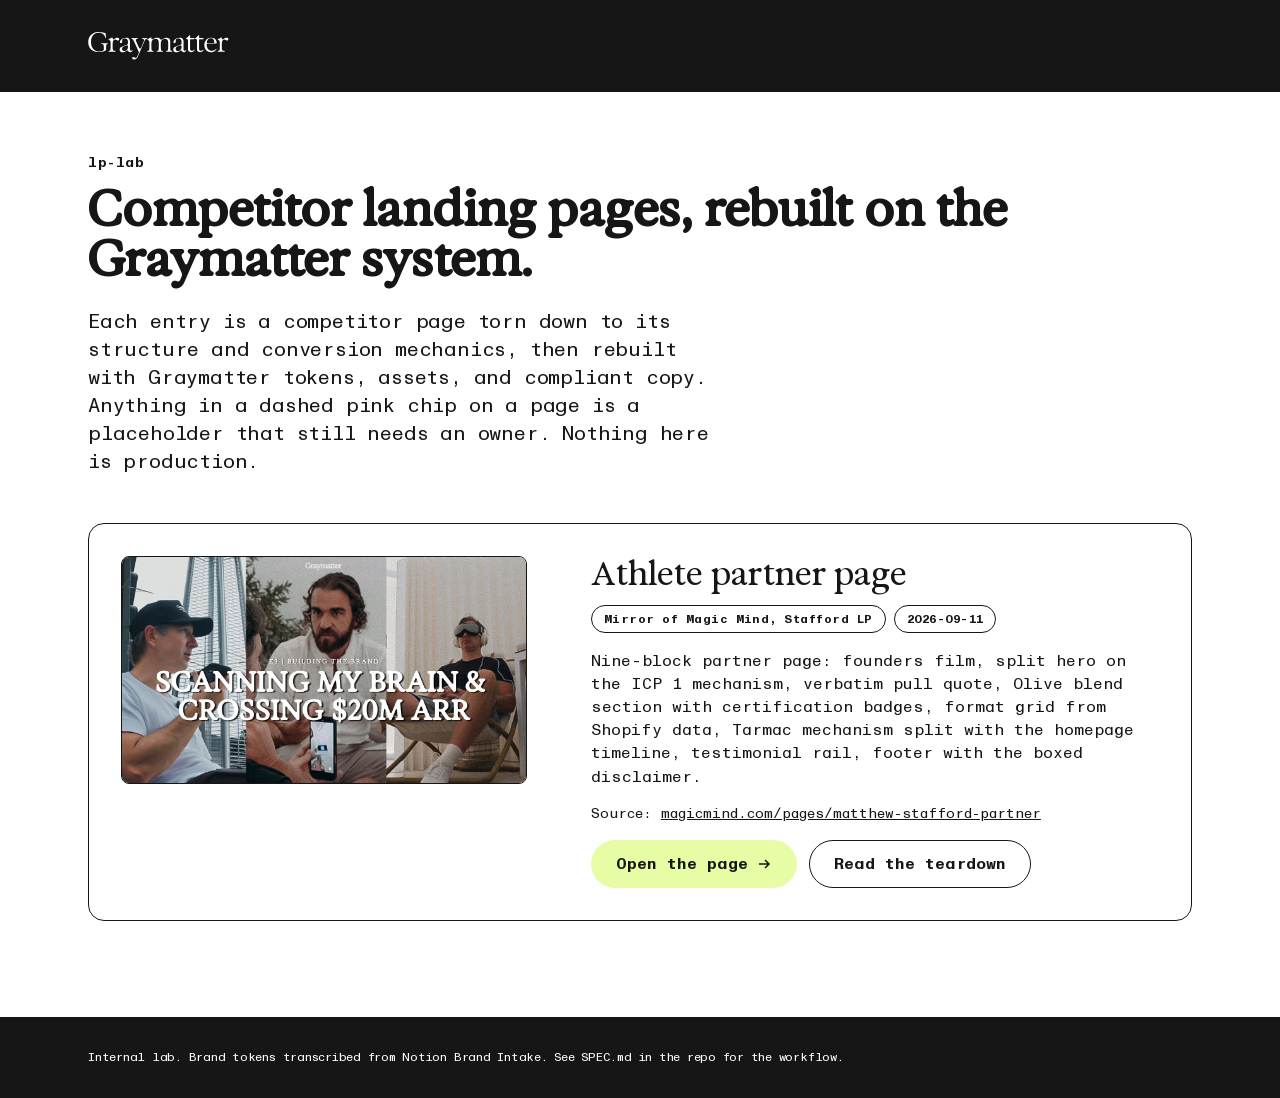
<file: index.html>
<!doctype html>
<html lang="en">
<head>
<meta charset="utf-8">
<meta name="viewport" content="width=device-width, initial-scale=1">
<title>lp-lab</title>
<meta name="description" content="Graymatter landing page lab: competitor teardowns rebuilt on the brand system.">
<!--
  Root index for GitHub Pages. Every path here is relative, so the site works at
  https://<user>.github.io/<repo>/ without any base-path config. Pages should be set to
  deploy from the branch root. .nojekyll sits next to this file so nothing is filtered.
-->
<link rel="stylesheet" href="src/brand/tokens.css">
<link rel="stylesheet" href="src/brand/base.css">
<link rel="icon" href="assets/brand/graymatter-icon.png">
<style>
  /* Layout only. Tokens and components come from src/brand. */
  .lab-header { padding: var(--space-6) 0; }
  .lab-header img { height: 28px; width: auto; }
  .lab-hero { padding: var(--space-8) 0 var(--space-7); }
  .lab-hero .t-lead { max-width: 640px; margin-top: var(--space-5); }
  .lab-list { display: grid; gap: var(--space-5); padding-bottom: var(--space-9); }
  .lab-card { display: grid; gap: var(--space-4); }
  .lab-card__head { display: flex; flex-wrap: wrap; align-items: center; justify-content: space-between; gap: var(--space-3); }
  .lab-card__meta { display: flex; flex-wrap: wrap; gap: var(--space-2); }
  .lab-card__actions { display: flex; flex-wrap: wrap; gap: var(--space-3); }
  .lab-card__thumb { border: 1px solid var(--hairline); border-radius: var(--radius-sm); overflow: hidden; aspect-ratio: 16 / 9; }
  .lab-card__thumb img { width: 100%; height: 100%; object-fit: cover; object-position: top; }
  .lab-footer { padding: var(--space-6) 0; }
  @media (min-width: 960px) {
    .lab-card { grid-template-columns: 5fr 7fr; gap: var(--space-8); align-items: start; }
  }
</style>
</head>
<body>

<header class="lab-header surface-inverse">
  <div class="wrap">
    <a href="./" aria-label="lp-lab home"><img src="assets/brand/graymatter-wordmark-lucid.svg" alt="Graymatter" width="201" height="40"></a>
  </div>
</header>

<main>
  <section class="lab-hero surface-base">
    <div class="wrap">
      <p class="t-eyebrow">lp-lab</p>
      <h1 class="t-h1" style="margin-top: var(--space-3)">Competitor landing pages, rebuilt on the Graymatter system.</h1>
      <p class="t-lead">
        Each entry is a competitor page torn down to its structure and conversion mechanics, then rebuilt
        with Graymatter tokens, assets, and compliant copy. Anything in a dashed pink chip on a page is a
        placeholder that still needs an owner. Nothing here is production.
      </p>
    </div>
  </section>

  <section class="surface-base">
    <ul class="wrap lab-list">

      <li class="card lab-card">
        <a class="lab-card__thumb" href="pages/partner-athlete/" aria-label="Open the athlete partner page">
          <img src="assets/video/kKZX1vOoWsk-maxres.jpg" alt="" width="1280" height="720" loading="lazy">
        </a>
        <div class="stack">
          <div class="lab-card__head">
            <h2 class="t-h3">Athlete partner page</h2>
            <div class="lab-card__meta">
              <span class="pill">Mirror of Magic Mind, Stafford LP</span>
              <span class="pill">2026-09-11</span>
            </div>
          </div>
          <p class="t-body">
            Nine-block partner page: founders film, split hero on the ICP 1 mechanism, verbatim pull quote,
            Olive blend section with certification badges, format grid from Shopify data, Tarmac mechanism
            split with the homepage timeline, testimonial rail, footer with the boxed disclaimer.
          </p>
          <p class="t-small">Source: <a href="https://magicmind.com/pages/matthew-stafford-partner" style="text-decoration: underline">magicmind.com/pages/matthew-stafford-partner</a></p>
          <div class="lab-card__actions">
            <a class="btn btn--primary" href="pages/partner-athlete/">Open the page
              <svg viewBox="0 0 16 16" fill="none" stroke="currentColor" stroke-width="1.5" aria-hidden="true"><path d="M3 8h10M9 4l4 4-4 4"/></svg>
            </a>
            <a class="btn btn--secondary" href="deconstructions/2026-09-11-magicmind-stafford.md">Read the teardown</a>
          </div>
        </div>
      </li>

    </ul>
  </section>
</main>

<footer class="lab-footer surface-inverse">
  <div class="wrap t-caption">
    <p>Internal lab. Brand tokens transcribed from Notion Brand Intake. See SPEC.md in the repo for the workflow.</p>
  </div>
</footer>

</body>
</html>
</file>
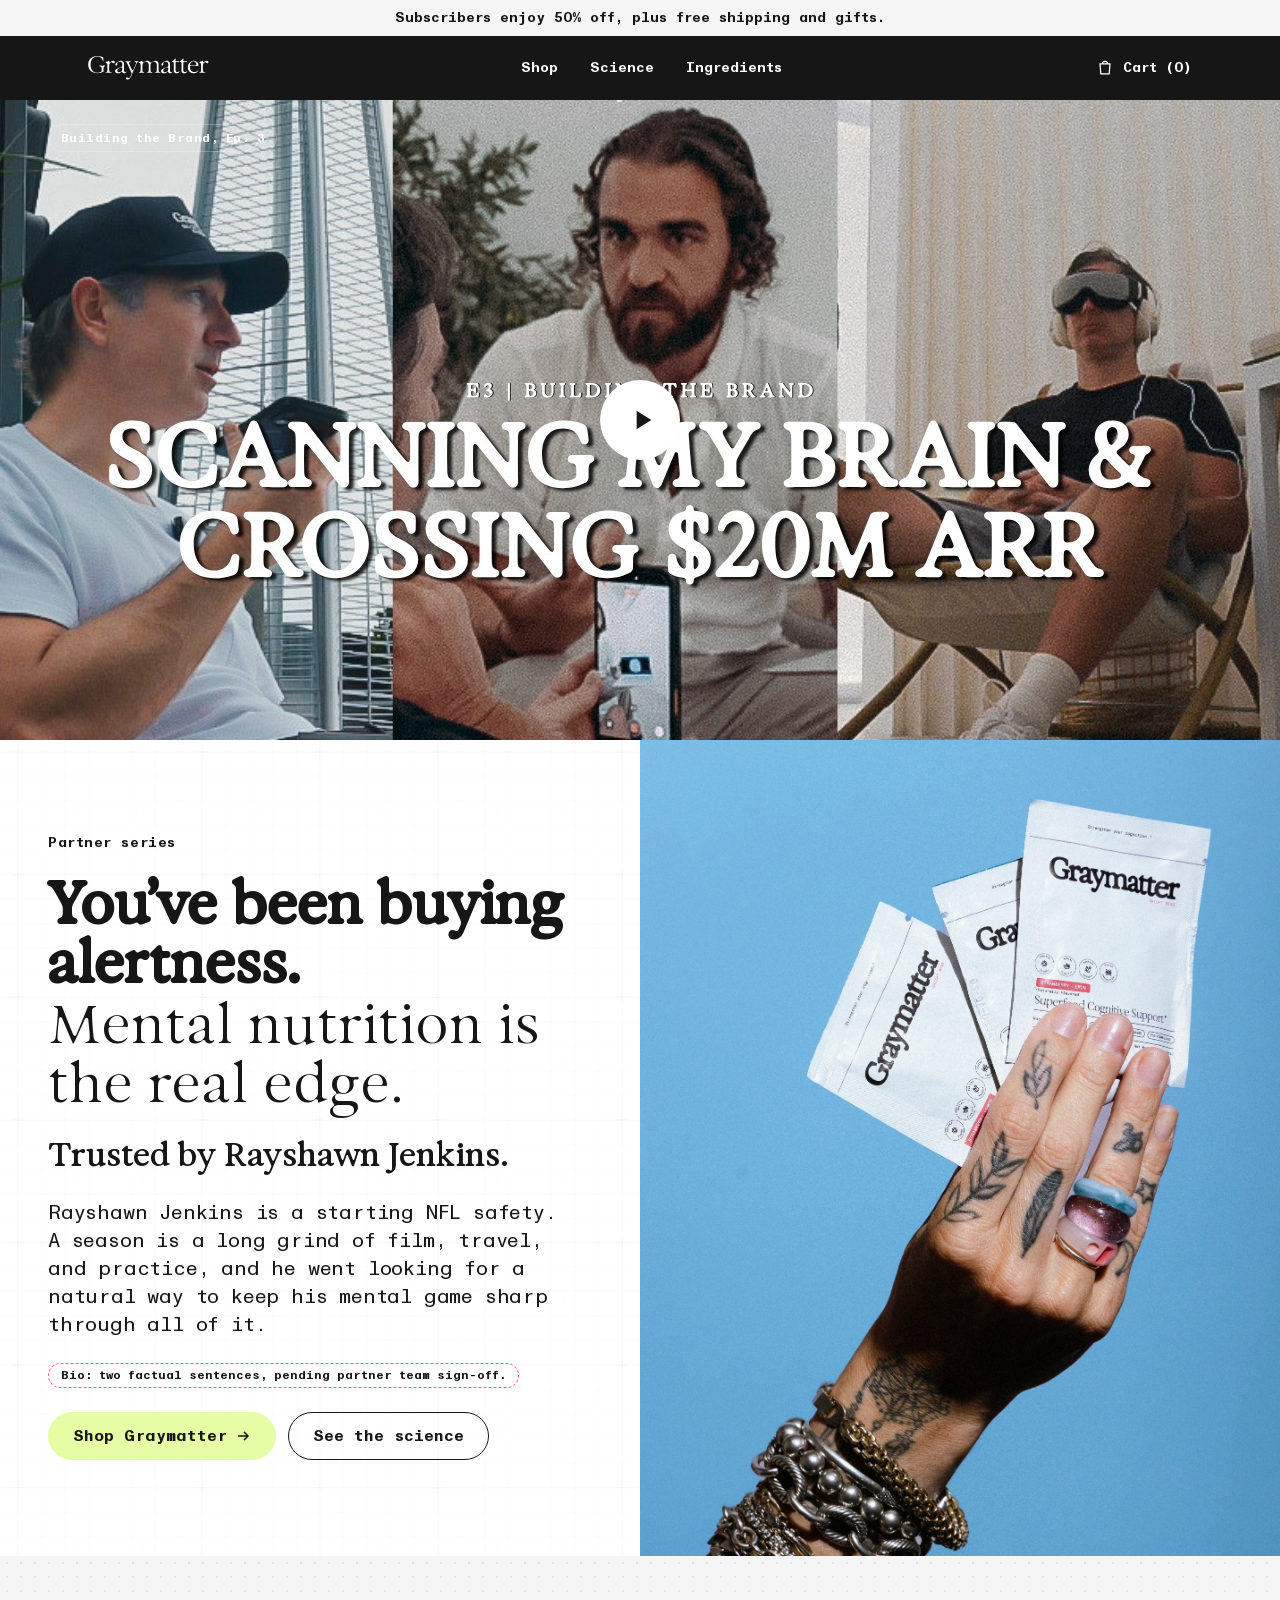
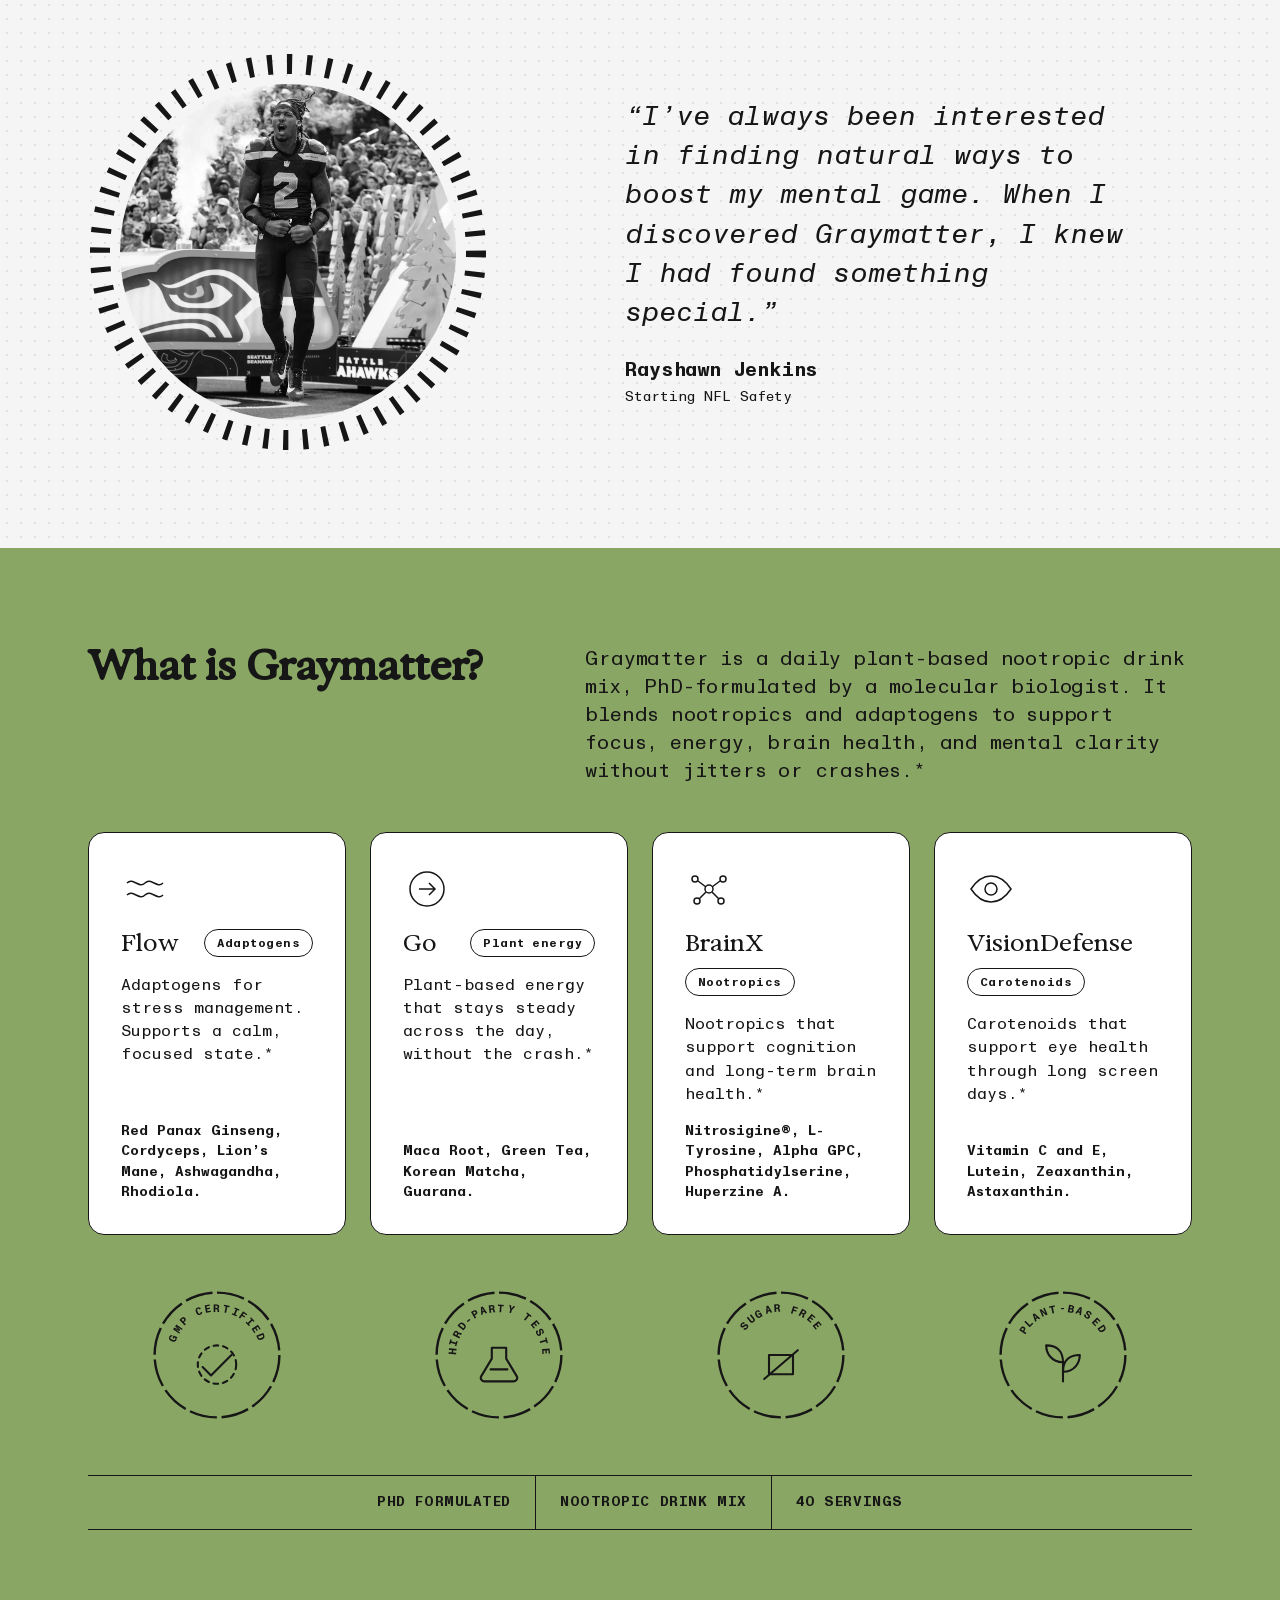
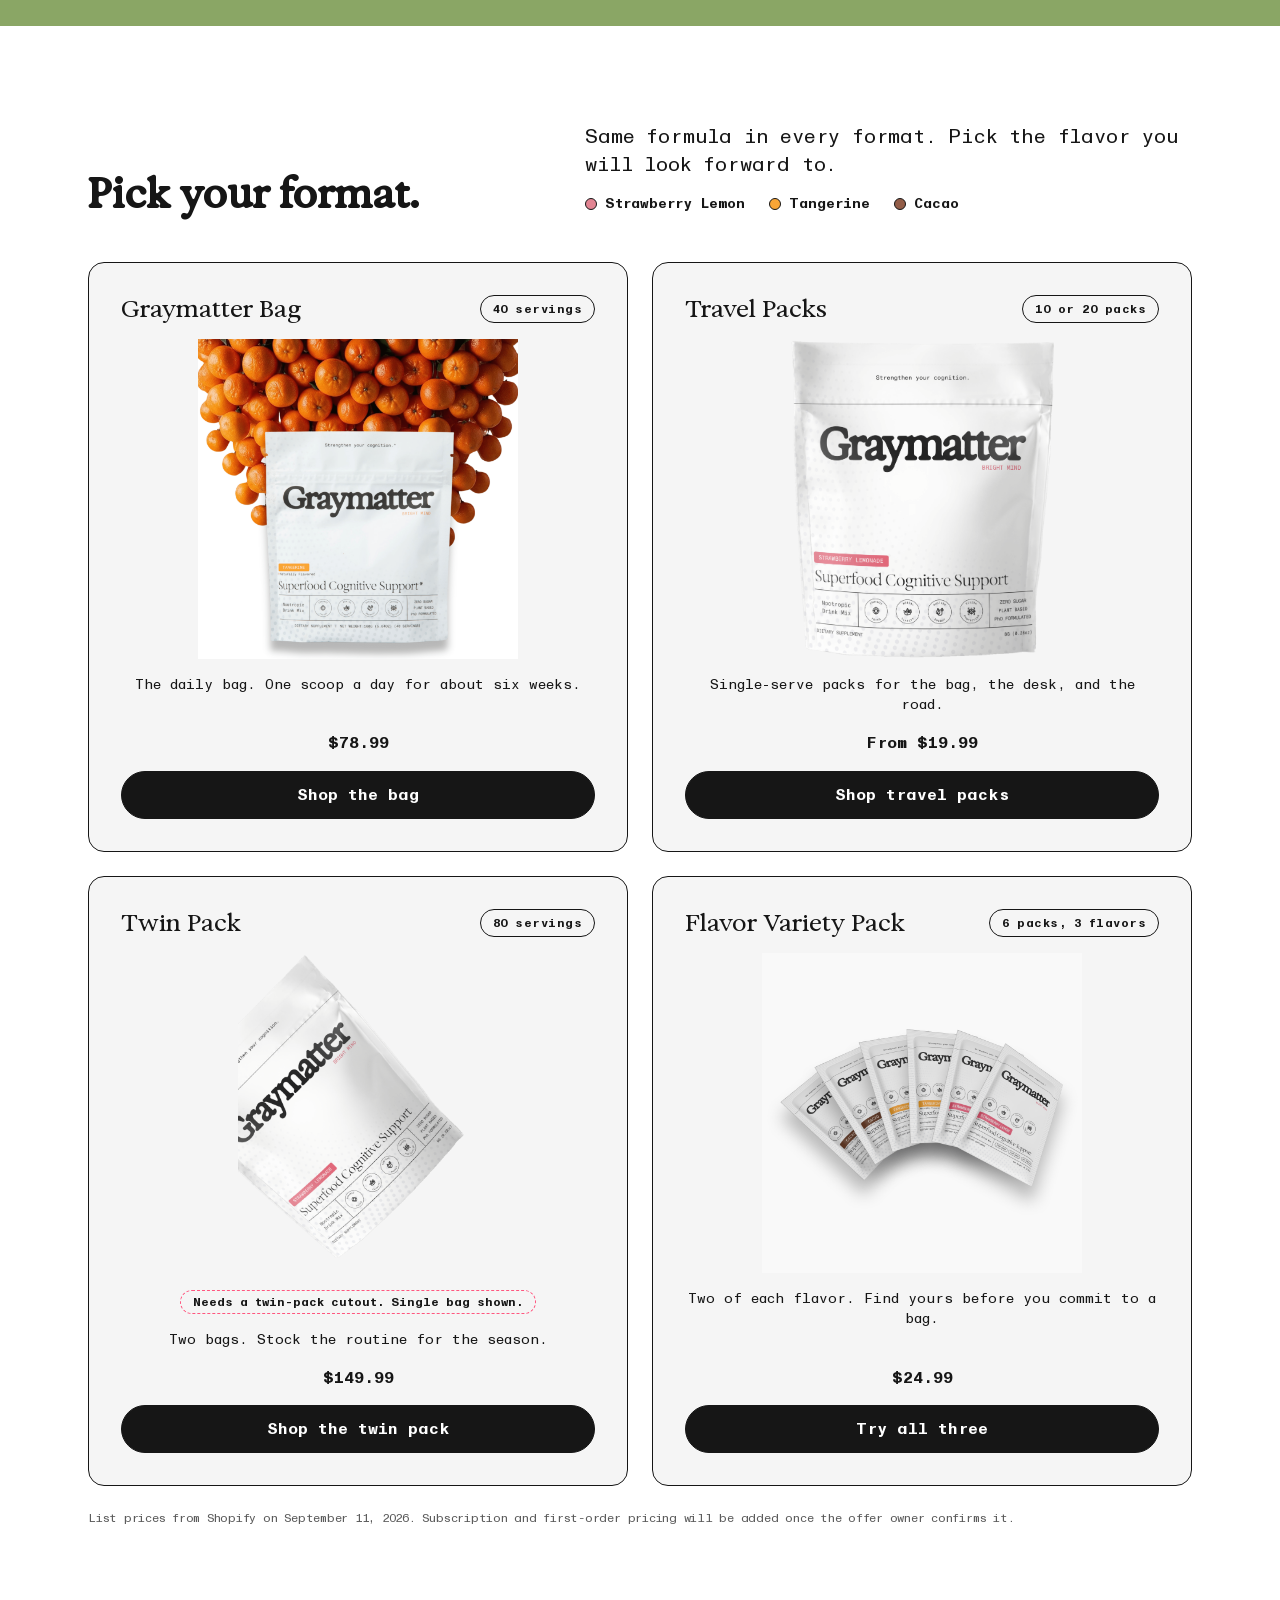
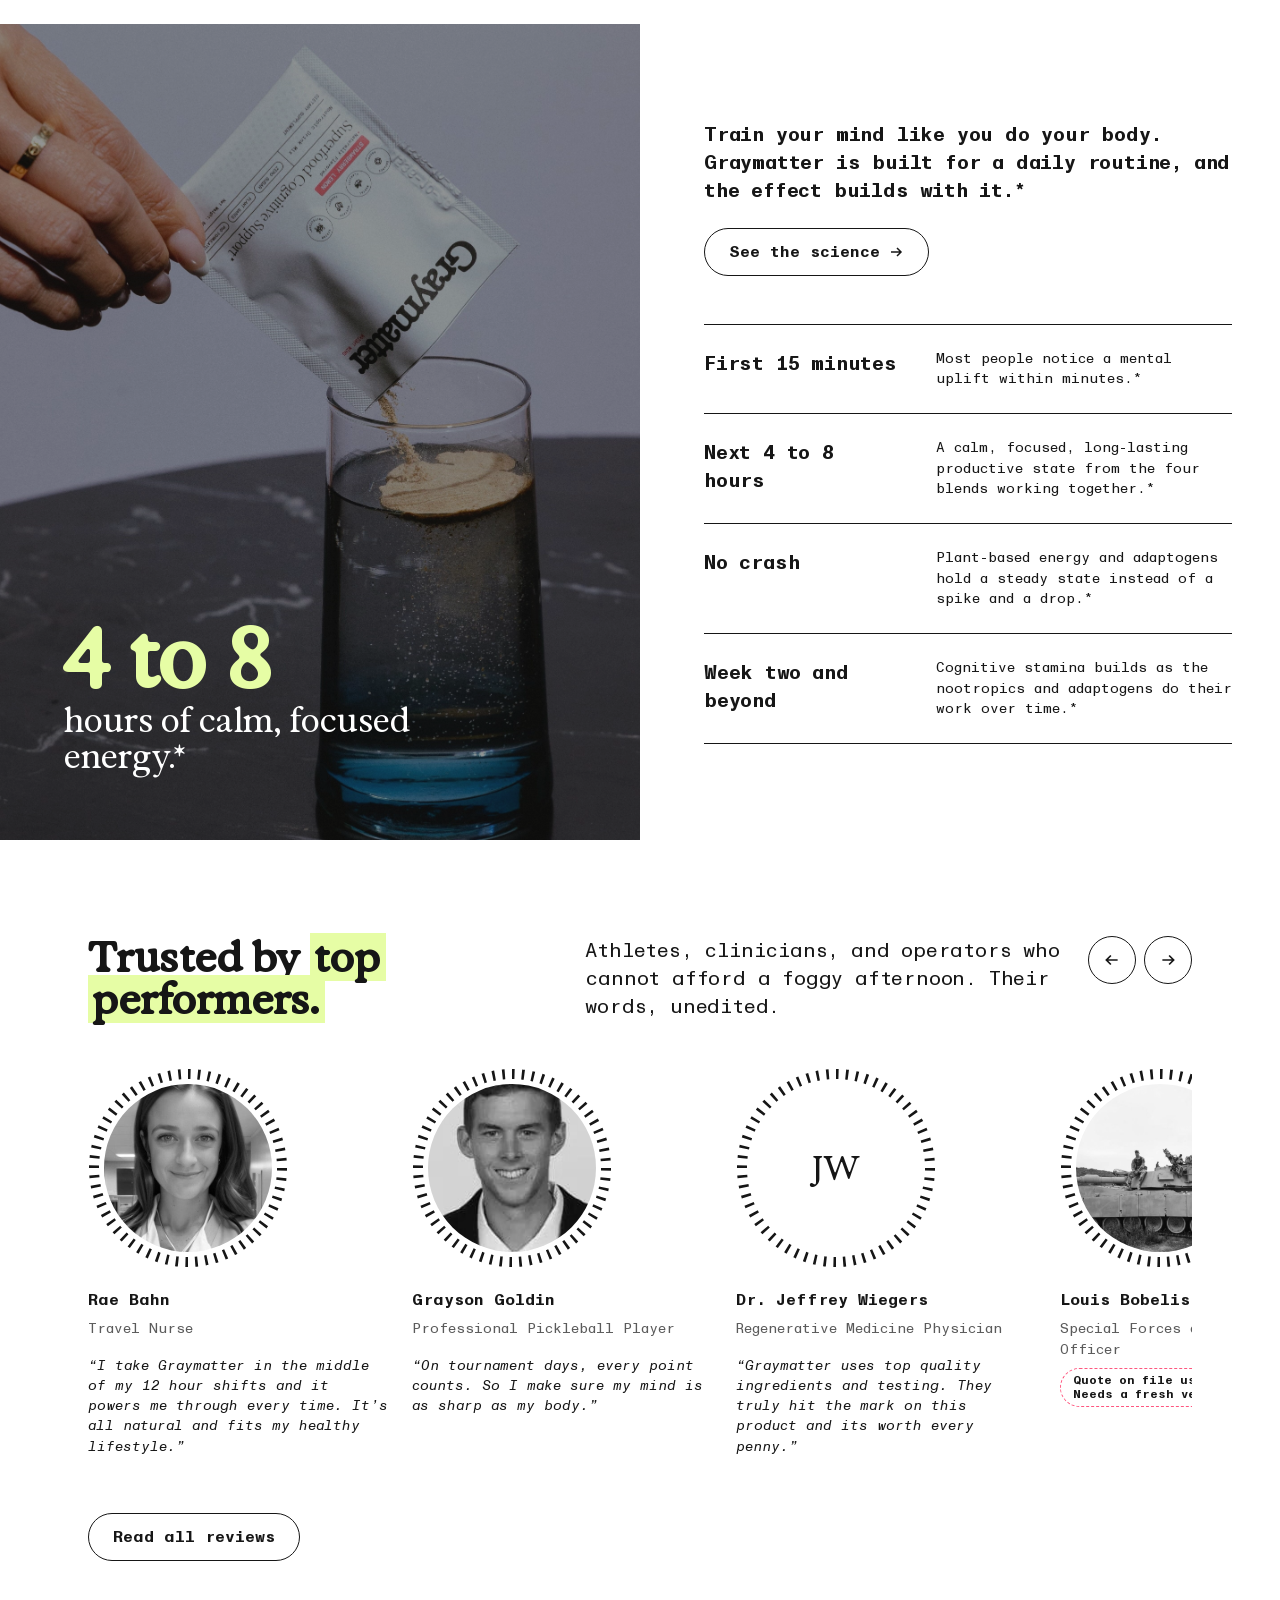
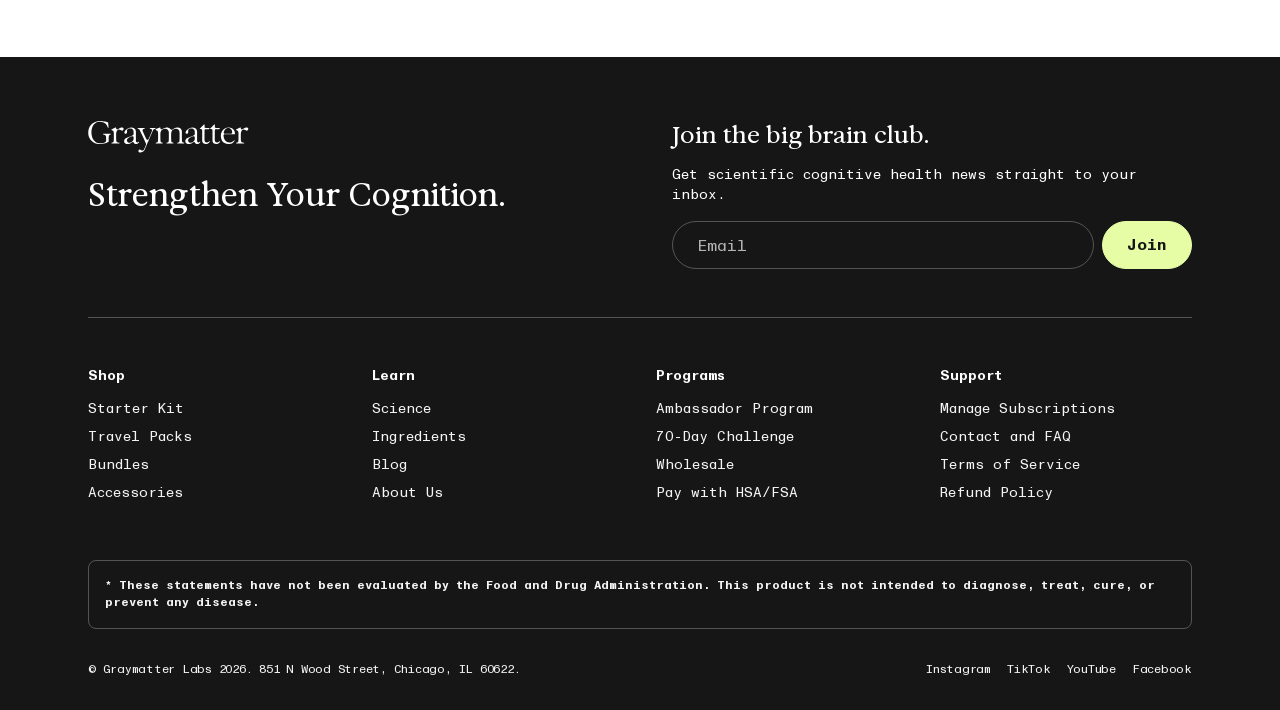
<file: pages/partner-athlete/index.html>
<!doctype html>
<html lang="en">
<head>
<meta charset="utf-8">
<meta name="viewport" content="width=device-width, initial-scale=1">
<title>Graymatter and Rayshawn Jenkins</title>
<meta name="description" content="Partner landing page. Structure mirrors the Magic Mind athlete partner LP; content, tokens, and assets are Graymatter.">
<!--
  lp-lab / pages/partner-athlete
  Teardown this mirrors: deconstructions/2026-09-11-magicmind-stafford.md
  Section comments below carry the Magic Mind block they map to, so a reviewer can diff intent.
  Tokens: ../../src/brand/tokens.css (Notion Brand Intake). Components: ../../src/brand/base.css.
  Placeholders are rendered as .todo-chip so nothing unsourced can pass as final.
-->
<link rel="stylesheet" href="../../src/brand/tokens.css">
<link rel="stylesheet" href="../../src/brand/base.css">
<link rel="stylesheet" href="page.css">
<link rel="icon" href="../../assets/brand/graymatter-icon.png">
</head>
<body>

<!-- ============================================================
     0. Announcement bar
     MM: white strip, caps bold "BOOST MENTAL PERFORMANCE ..."
     GM: Linen strip, mono bold, sentence case. Copy is the live site announcement.
     ============================================================ -->
<div class="announce surface-subtle">
  <p class="t-small t-bold">Subscribers enjoy 50% off, plus free shipping and gifts.</p>
</div>

<!-- ============================================================
     1. Header
     MM: dark bar, hand-drawn wordmark, Shop / Science / Reviews, account, cart.
     GM: Tarmac bar, Lucid wordmark (on-dark variant), three links, cart.
     ============================================================ -->
<header class="site-header surface-inverse">
  <div class="wrap site-header__row">
    <a href="#" class="site-header__logo" aria-label="Graymatter home">
      <img src="../../assets/brand/graymatter-wordmark-lucid.svg" alt="Graymatter" width="141" height="28">
    </a>
    <nav class="site-header__nav" aria-label="Primary">
      <a href="#formats">Shop</a>
      <a href="#mechanism">Science</a>
      <a href="#blends">Ingredients</a>
    </nav>
    <a href="#formats" class="site-header__cart t-small t-bold" aria-label="Cart, 0 items">
      <svg viewBox="0 0 24 24" fill="none" stroke="currentColor" stroke-width="1.5" aria-hidden="true"><path d="M6 7h12l-1 12H7L6 7z"/><path d="M9 7a3 3 0 0 1 6 0"/></svg>
      Cart (0)
    </a>
  </div>
</header>

<main>

<!-- ============================================================
     2. Founders film
     MM: full-width 16:9 YouTube embed, 576px tall, partner name in the title.
     GM: full-width 16:9 click-to-play facade. The thumbnail fills the viewport width like the
         source page; the real youtube-nocookie iframe is injected only on click, so nothing
         third-party loads until someone asks for it. Video: kKZX1vOoWsk, "Scanning My Brain And
         Crossing $20M ARR | Building The Brand Ep. 3", from youtube.com/@Graymatter_co (Jim on
         the frame). Thumbnail is a local copy of the YouTube maxres frame. Previous pick, both
         founders on frame: SxXwW0h3VTk.
     ============================================================ -->
<section class="film surface-inverse" aria-labelledby="film-title">
  <figure class="film__frame" data-video data-video-id="kKZX1vOoWsk">
    <div class="film__stage">
      <img class="film__poster" src="../../assets/video/kKZX1vOoWsk-maxres.jpg" alt="Jim Phillips in a cap, Building the Brand episode three" width="1280" height="720">
      <div class="film__meta">
        <span class="pill">Building the Brand, Ep. 3</span>
        <p id="film-title" class="visually-hidden">Scanning my brain and crossing $20M ARR.</p>
      </div>
      <button class="film__play" type="button" aria-label="Play: Scanning my brain and crossing $20M ARR">
        <svg viewBox="0 0 24 24" aria-hidden="true"><path d="M8 5v14l11-7z"/></svg>
      </button>
    </div>
  </figure>
</section>

<!-- ============================================================
     3. Split hero
     MM: left white, 67px bold + italic headline, serif "Trusted by Matthew Stafford", bio.
         Right: pink field, hand holding the shot.
     GM: left Lucid with graph-grid texture, Exposure -40 line then Exposure +40 line,
         serif subhead, mono lead bio, CTA pair. Right: surface.cool with hand-and-sachets photo.
         Headline is the ICP 1 mechanism from Notion page 10, problem then solution.
     ============================================================ -->
<section class="hero" aria-labelledby="hero-title">
  <div class="hero__copy surface-base">
    <div class="hero__inner stack-lg">
      <p class="t-eyebrow">Partner series</p>
      <h1 id="hero-title" class="hero__title">
        <span class="t-display">You’ve been buying alertness.</span>
        <span class="t-display t-display-light">Mental nutrition is the real edge.</span>
      </h1>
      <p class="t-subhead">Trusted by Rayshawn Jenkins.</p>
      <p class="t-lead hero__bio">
        Rayshawn Jenkins is a starting NFL safety. A season is a long grind of film, travel, and
        practice, and he went looking for a natural way to keep his mental game sharp through all of it.
      </p>
      <p><span class="todo-chip">Bio: two factual sentences, pending partner team sign-off.</span></p>
      <div class="hero__ctas">
        <a class="btn btn--primary" href="#formats">Shop Graymatter
          <svg viewBox="0 0 16 16" fill="none" stroke="currentColor" stroke-width="1.5" aria-hidden="true"><path d="M3 8h10M9 4l4 4-4 4"/></svg>
        </a>
        <a class="btn btn--secondary" href="#mechanism">See the science</a>
      </div>
    </div>
  </div>
  <div class="hero__media surface-cool">
    <img src="../../assets/product/graymatter-32.jpg" alt="Hand holding three Graymatter single-serve packs against a blue background" width="1920" height="1920">
  </div>
</section>

<!-- ============================================================
     4. Pull quote
     MM: #EFEFEF, scalloped B&W photo left, 24px quote, name, credential.
     GM: Linen, radial tick-ring framed photo, mono italic quote (italics = quotations),
         mono bold name, mono credential. Quote is verbatim from the homepage carousel.
     ============================================================ -->
<section class="quote surface-subtle" aria-labelledby="quote-name">
  <div class="wrap quote__grid">
    <figure class="ring-frame quote__photo">
      <svg viewBox="0 0 100 100" aria-hidden="true">
        <circle cx="50" cy="50" r="47" fill="none" stroke="currentColor" stroke-width="5" pathLength="360" stroke-dasharray="1.6 4.4"/>
      </svg>
      <img src="../../assets/people/rayshawn-jenkins.webp" alt="Rayshawn Jenkins running onto the field" width="1215" height="1215">
    </figure>
    <blockquote class="quote__body">
      <p class="t-quote quote__text">“I’ve always been interested in finding natural ways to boost my mental game. When I discovered Graymatter, I knew I had found something special.”</p>
      <footer class="quote__attr">
        <p id="quote-name" class="t-lead t-bold">Rayshawn Jenkins</p>
        <p class="t-small">Starting NFL Safety</p>
      </footer>
    </blockquote>
  </div>
</section>

<!-- ============================================================
     5. What is Graymatter + blend cards + attribute row
     MM: yellow-to-green gradient, "What is Magic Mind?", 3 white ingredient cards, 4 ring badges.
     GM: Olive (surface.nature) full-bleed with Tarmac text (pairing rule, no gradients),
         4 blend cards (one per proprietary blend), then the bag's attribute row as a ruled mono strip.
         Blend icons are geometric placeholders until the Icon Library files are pulled.
     ============================================================ -->
<section id="blends" class="section blends surface-nature" aria-labelledby="blends-title">
  <div class="wrap">
    <div class="blends__intro">
      <h2 id="blends-title" class="t-h2">What is Graymatter?</h2>
      <p class="t-lead">
        Graymatter is a daily plant-based nootropic drink mix, PhD-formulated by a molecular biologist.
        It blends nootropics and adaptogens to support focus, energy, brain health, and mental clarity
        without jitters or crashes.*
      </p>
    </div>

    <ul class="blends__grid">
      <li class="card blend">
        <svg class="blend__icon" viewBox="0 0 48 48" fill="none" stroke="currentColor" stroke-width="1.5" aria-hidden="true">
          <path d="M6 18c6-6 12 6 18 0s12 6 18 0M6 30c6-6 12 6 18 0s12 6 18 0"/>
        </svg>
        <div class="blend__head"><h3 class="t-h4">Flow</h3><span class="pill">Adaptogens</span></div>
        <p class="t-body">Adaptogens for stress management. Supports a calm, focused state.*</p>
        <p class="t-small t-bold blend__list">Red Panax Ginseng, Cordyceps, Lion’s Mane, Ashwagandha, Rhodiola.</p>
      </li>
      <li class="card blend">
        <svg class="blend__icon" viewBox="0 0 48 48" fill="none" stroke="currentColor" stroke-width="1.5" aria-hidden="true">
          <circle cx="24" cy="24" r="17"/><path d="M16 24h16M26 18l6 6-6 6"/>
        </svg>
        <div class="blend__head"><h3 class="t-h4">Go</h3><span class="pill">Plant energy</span></div>
        <p class="t-body">Plant-based energy that stays steady across the day, without the crash.*</p>
        <p class="t-small t-bold blend__list">Maca Root, Green Tea, Korean Matcha, Guarana.</p>
      </li>
      <li class="card blend">
        <svg class="blend__icon" viewBox="0 0 48 48" fill="none" stroke="currentColor" stroke-width="1.5" aria-hidden="true">
          <circle cx="24" cy="24" r="4"/><circle cx="10" cy="14" r="3"/><circle cx="38" cy="14" r="3"/><circle cx="12" cy="36" r="3"/><circle cx="36" cy="36" r="3"/>
          <path d="M13 16l8 6M35 16l-8 6M14 34l7-7M34 34l-7-7"/>
        </svg>
        <div class="blend__head"><h3 class="t-h4">BrainX</h3><span class="pill">Nootropics</span></div>
        <p class="t-body">Nootropics that support cognition and long-term brain health.*</p>
        <p class="t-small t-bold blend__list">Nitrosigine®, L-Tyrosine, Alpha GPC, Phosphatidylserine, Huperzine A.</p>
      </li>
      <li class="card blend">
        <svg class="blend__icon" viewBox="0 0 48 48" fill="none" stroke="currentColor" stroke-width="1.5" aria-hidden="true">
          <path d="M4 24c6-9 13-13 20-13s14 4 20 13c-6 9-13 13-20 13S10 33 4 24z"/><circle cx="24" cy="24" r="6"/>
        </svg>
        <div class="blend__head"><h3 class="t-h4">VisionDefense</h3><span class="pill">Carotenoids</span></div>
        <p class="t-body">Carotenoids that support eye health through long screen days.*</p>
        <p class="t-small t-bold blend__list">Vitamin C and E, Lutein, Zeaxanthin, Astaxanthin.</p>
      </li>
    </ul>

    <!-- Certification badge row. MM shows four ring badges (Vegan, Kosher, No BPA, Third party tested).
         Iconography page: certification claims take the LONG-DASHED ring, 12 dashes, tight gaps, line icon,
         curved label. GMP Certified, Sugar Free, Plant-Based are named in the Icon Library; Third-Party Tested
         is the live site's trust bar. Placeholders for the official badge files. -->
    <ul class="badges" aria-label="Certifications">
      <li class="badge">
        <svg viewBox="0 0 120 120" role="img" aria-label="GMP Certified">
          <defs><path id="arc-0" d="M 24 60 A 36 36 0 0 1 96 60"/></defs>
          <circle cx="60" cy="60" r="52" fill="none" stroke="currentColor" stroke-width="2" stroke-dasharray="23.2 4" transform="rotate(-90 60 60)"/>
          <text class="badge__label" text-anchor="middle"><textPath href="#arc-0" startOffset="50%">GMP Certified</textPath></text>
          <g fill="none" stroke="currentColor" stroke-width="1.75" stroke-linecap="round" stroke-linejoin="round" transform="translate(60 68)"><path d="M-12 2l7 7 17-17"/><circle cx="0" cy="0" r="16" stroke-dasharray="4 4"/></g>
        </svg>
      </li>
      <li class="badge">
        <svg viewBox="0 0 120 120" role="img" aria-label="Third-Party Tested">
          <defs><path id="arc-1" d="M 24 60 A 36 36 0 0 1 96 60"/></defs>
          <circle cx="60" cy="60" r="52" fill="none" stroke="currentColor" stroke-width="2" stroke-dasharray="23.2 4" transform="rotate(-90 60 60)"/>
          <text class="badge__label" text-anchor="middle"><textPath href="#arc-1" startOffset="50%">Third-Party Tested</textPath></text>
          <g fill="none" stroke="currentColor" stroke-width="1.75" stroke-linecap="round" stroke-linejoin="round" transform="translate(60 68)"><path d="M-6 -14h12v9l9 15a3 3 0 0 1-3 4H-12a3 3 0 0 1-3-4l9-15z"/><path d="M-7 4h14"/></g>
        </svg>
      </li>
      <li class="badge">
        <svg viewBox="0 0 120 120" role="img" aria-label="Sugar Free">
          <defs><path id="arc-2" d="M 24 60 A 36 36 0 0 1 96 60"/></defs>
          <circle cx="60" cy="60" r="52" fill="none" stroke="currentColor" stroke-width="2" stroke-dasharray="23.2 4" transform="rotate(-90 60 60)"/>
          <text class="badge__label" text-anchor="middle"><textPath href="#arc-2" startOffset="50%">Sugar Free</textPath></text>
          <g fill="none" stroke="currentColor" stroke-width="1.75" stroke-linecap="round" stroke-linejoin="round" transform="translate(60 68)"><path d="M-10 -8h20v16h-20z"/><path d="M-14 12L14 -12"/></g>
        </svg>
      </li>
      <li class="badge">
        <svg viewBox="0 0 120 120" role="img" aria-label="Plant-Based">
          <defs><path id="arc-3" d="M 24 60 A 36 36 0 0 1 96 60"/></defs>
          <circle cx="60" cy="60" r="52" fill="none" stroke="currentColor" stroke-width="2" stroke-dasharray="23.2 4" transform="rotate(-90 60 60)"/>
          <text class="badge__label" text-anchor="middle"><textPath href="#arc-3" startOffset="50%">Plant-Based</textPath></text>
          <g fill="none" stroke="currentColor" stroke-width="1.75" stroke-linecap="round" stroke-linejoin="round" transform="translate(60 68)"><path d="M0 14V-2"/><path d="M0 -2c-10 0-14-8-14-14 8 0 14 4 14 14z"/><path d="M0 6c10 0 14-8 14-14-8 0-14 4-14 14z"/></g>
        </svg>
      </li>
    </ul>

    <!-- Attribute row: mono text in a ruled row, matching the bag layout (Iconography: attribute lines are not badges). -->
    <ul class="attrs hairline-top hairline-bottom t-small t-bold" aria-label="Product attributes">
      <li>PhD Formulated</li>
      <li>Nootropic Drink Mix</li>
      <li>40 Servings</li>
    </ul>
  </div>
</section>

<!-- ============================================================
     6. Format grid
     MM: 2x2 tiles, one variable per tile (caffeine mg) in a mono pill, black pill CTA.
     GM: 2x2 tiles, one variable per tile (servings), Tarmac pill CTA. Titles, list prices and
         images from Shopify Admin on 2026-09-11. Product names use Graymatter, never the legacy line.
     ============================================================ -->
<section id="formats" class="section formats surface-base" aria-labelledby="formats-title">
  <div class="wrap">
    <div class="formats__intro">
      <h2 id="formats-title" class="t-h2">Pick your format.</h2>
      <div class="stack">
        <p class="t-lead">Same formula in every format. Pick the flavor you will look forward to.</p>
        <!-- MM tints each tile's mono pill by SKU. GM flavor is a different axis (which product, not a UI job),
             so it gets swatch dots on the flavor tokens instead of recoloring the tiles. -->
        <ul class="flavors t-small t-bold" aria-label="Flavors">
          <li><span class="swatch" style="--swatch: var(--flavor-strawberry)"></span>Strawberry Lemon</li>
          <li><span class="swatch" style="--swatch: var(--flavor-tangerine)"></span>Tangerine</li>
          <li><span class="swatch" style="--swatch: var(--flavor-cacao)"></span>Cacao</li>
        </ul>
      </div>
    </div>
    <ul class="formats__grid">
      <li class="card card--subtle format">
        <div class="format__head"><h3 class="t-h4">Graymatter Bag</h3><span class="pill">40 servings</span></div>
        <img src="../../assets/product/bag-hero.png" alt="Graymatter bag, Tangerine, with tangerines behind it" width="2240" height="2240" loading="lazy">
        <p class="t-small">The daily bag. One scoop a day for about six weeks.</p>
        <p class="t-body t-bold format__price">$78.99</p>
        <a class="btn btn--inverse btn--block" href="https://trygraymatter.com/products/brightmind-sub">Shop the bag</a>
      </li>
      <li class="card card--subtle format">
        <div class="format__head"><h3 class="t-h4">Travel Packs</h3><span class="pill">10 or 20 packs</span></div>
        <img src="../../assets/product/productimg.png" alt="Graymatter single-serve travel pack, Strawberry Lemonade" width="727" height="879" loading="lazy">
        <p class="t-small">Single-serve packs for the bag, the desk, and the road.</p>
        <p class="t-body t-bold format__price">From $19.99</p>
        <a class="btn btn--inverse btn--block" href="https://trygraymatter.com/products/bright-mind-nootropics-travel-packs-sub">Shop travel packs</a>
      </li>
      <li class="card card--subtle format">
        <div class="format__head"><h3 class="t-h4">Twin Pack</h3><span class="pill">80 servings</span></div>
        <img src="../../assets/product/Graymatter_Packaging_1_4fb6d354-e810-4bee-9c37-878bacae9cde.png" alt="Graymatter bag, Strawberry Lemonade" width="370" height="492" loading="lazy">
        <p><span class="todo-chip">Needs a twin-pack cutout. Single bag shown.</span></p>
        <p class="t-small">Two bags. Stock the routine for the season.</p>
        <p class="t-body t-bold format__price">$149.99</p>
        <a class="btn btn--inverse btn--block" href="https://trygraymatter.com/products/bright-mind-twin-pack-nootropics-enhanced-focus-sub">Shop the twin pack</a>
      </li>
      <li class="card card--subtle format">
        <div class="format__head"><h3 class="t-h4">Flavor Variety Pack</h3><span class="pill">6 packs, 3 flavors</span></div>
        <img src="../../assets/product/6_Travel_Pack.png" alt="Six Graymatter travel packs fanned out, two of each flavor" width="1080" height="1080" loading="lazy">
        <p class="t-small">Two of each flavor. Find yours before you commit to a bag.</p>
        <p class="t-body t-bold format__price">$24.99</p>
        <a class="btn btn--inverse btn--block" href="https://trygraymatter.com/products/for-you-flavor-pack">Try all three</a>
      </li>
    </ul>
    <p class="t-caption formats__note">List prices from Shopify on September 11, 2026. Subscription and first-order pricing will be added once the offer owner confirms it.</p>
  </div>
</section>

<!-- ============================================================
     7. Mechanism split
     MM: teal photo with giant "5x", right column with lead, outline CTA, 4 hairline rows.
     GM: Tarmac photo panel with the timeline's headline number, right column with lead,
         outline CTA, 4 hairline rows from the homepage timeline. Every claim is asterisked.
         No fabricated efficacy multiple.
     ============================================================ -->
<section id="mechanism" class="mechanism" aria-labelledby="mechanism-title">
  <div class="mechanism__media surface-inverse">
    <img src="../../assets/product/travelpack-lifestyle.jpg" alt="Pouring a Graymatter travel pack into a glass of water" width="2160" height="2160" loading="lazy">
    <div class="mechanism__stat">
      <p class="t-display t-display-xl hl-text">4 to 8</p>
      <p class="t-h3 t-display-light">hours of calm, focused energy.*</p>
    </div>
  </div>
  <div class="mechanism__copy surface-base">
    <div class="mechanism__inner">
      <h2 id="mechanism-title" class="t-lead mechanism__lead">
        Train your mind like you do your body. Graymatter is built for a daily routine, and the effect
        builds with it.*
      </h2>
      <a class="btn btn--secondary" href="https://trygraymatter.com/pages/ingredients-1">See the science
        <svg viewBox="0 0 16 16" fill="none" stroke="currentColor" stroke-width="1.5" aria-hidden="true"><path d="M3 8h10M9 4l4 4-4 4"/></svg>
      </a>
      <ul class="timeline">
        <li class="timeline__row hairline-top">
          <h3 class="t-lead t-bold">First 15 minutes</h3>
          <p class="t-small">Most people notice a mental uplift within minutes.*</p>
        </li>
        <li class="timeline__row hairline-top">
          <h3 class="t-lead t-bold">Next 4 to 8 hours</h3>
          <p class="t-small">A calm, focused, long-lasting productive state from the four blends working together.*</p>
        </li>
        <li class="timeline__row hairline-top">
          <h3 class="t-lead t-bold">No crash</h3>
          <p class="t-small">Plant-based energy and adaptogens hold a steady state instead of a spike and a drop.*</p>
        </li>
        <li class="timeline__row hairline-top hairline-bottom">
          <h3 class="t-lead t-bold">Week two and beyond</h3>
          <p class="t-small">Cognitive stamina builds as the nootropics and adaptogens do their work over time.*</p>
        </li>
      </ul>
    </div>
  </div>
</section>

<!-- ============================================================
     8. People rail
     MM: "Scientific Advisory Board", 6 circular headshots with credentials, prev/next.
     GM: "Trusted by top performers." Verbatim testimonials with ring-framed photos.
         Quotes containing the legacy product name are excluded (verbatim rule, no edits).
     ============================================================ -->
<section class="section people surface-base" aria-labelledby="people-title">
  <div class="wrap">
    <div class="people__intro">
      <h2 id="people-title" class="t-h2">Trusted by <span class="hl">top performers.</span></h2>
      <div class="people__intro-side">
        <p class="t-lead">Athletes, clinicians, and operators who cannot afford a foggy afternoon. Their words, unedited.</p>
        <div class="people__nav">
          <button class="rail-btn" type="button" data-rail-prev aria-label="Previous">
            <svg viewBox="0 0 16 16" fill="none" stroke="currentColor" stroke-width="1.5" aria-hidden="true"><path d="M13 8H3M7 4L3 8l4 4"/></svg>
          </button>
          <button class="rail-btn" type="button" data-rail-next aria-label="Next">
            <svg viewBox="0 0 16 16" fill="none" stroke="currentColor" stroke-width="1.5" aria-hidden="true"><path d="M3 8h10M9 4l4 4-4 4"/></svg>
          </button>
        </div>
      </div>
    </div>

    <ul class="rail" data-rail>
      <li class="person">
        <figure class="ring-frame person__photo">
          <svg viewBox="0 0 100 100" aria-hidden="true"><circle cx="50" cy="50" r="47" fill="none" stroke="currentColor" stroke-width="5" pathLength="360" stroke-dasharray="1.6 4.4"/></svg>
          <img src="../../assets/people/rae_headshot.jpg" alt="Rae Bahn" width="400" height="400" loading="lazy">
        </figure>
        <p class="t-body t-bold">Rae Bahn</p>
        <p class="t-small person__role">Travel Nurse</p>
        <p class="t-small person__quote">“I take Graymatter in the middle of my 12 hour shifts and it powers me through every time. It’s all natural and fits my healthy lifestyle.”</p>
      </li>
      <li class="person">
        <figure class="ring-frame person__photo">
          <svg viewBox="0 0 100 100" aria-hidden="true"><circle cx="50" cy="50" r="47" fill="none" stroke="currentColor" stroke-width="5" pathLength="360" stroke-dasharray="1.6 4.4"/></svg>
          <img src="../../assets/people/goldin_headshot.webp" alt="Grayson Goldin" width="180" height="270" loading="lazy">
        </figure>
        <p class="t-body t-bold">Grayson Goldin</p>
        <p class="t-small person__role">Professional Pickleball Player</p>
        <p class="t-small person__quote">“On tournament days, every point counts. So I make sure my mind is as sharp as my body.”</p>
      </li>
      <li class="person">
        <figure class="ring-frame person__photo person__photo--mono" aria-label="Dr. Jeffrey Wiegers">
          <svg viewBox="0 0 100 100" aria-hidden="true"><circle cx="50" cy="50" r="47" fill="none" stroke="currentColor" stroke-width="5" pathLength="360" stroke-dasharray="1.6 4.4"/></svg>
          <span class="t-h3">JW</span>
        </figure>
        <p class="t-body t-bold">Dr. Jeffrey Wiegers</p>
        <p class="t-small person__role">Regenerative Medicine Physician</p>
        <p class="t-small person__quote">“Graymatter uses top quality ingredients and testing. They truly hit the mark on this product and its worth every penny.”</p>
      </li>
      <li class="person">
        <figure class="ring-frame person__photo">
          <svg viewBox="0 0 100 100" aria-hidden="true"><circle cx="50" cy="50" r="47" fill="none" stroke="currentColor" stroke-width="5" pathLength="360" stroke-dasharray="1.6 4.4"/></svg>
          <img src="../../assets/people/louis-bobelis.png" alt="Louis Bobelis" width="1290" height="957" loading="lazy">
        </figure>
        <p class="t-body t-bold">Louis Bobelis</p>
        <p class="t-small person__role">Special Forces and Chief Security Officer</p>
        <p class="t-small"><span class="todo-chip">Quote on file uses legacy naming. Needs a fresh verbatim quote.</span></p>
      </li>
    </ul>

    <div class="people__cta">
      <a class="btn btn--secondary" href="https://trygraymatter.com/#reviews">Read all reviews</a>
    </div>
  </div>
</section>

</main>

<!-- ============================================================
     9. Footer
     MM: black, wordmark, italic tagline, email capture, 4 columns, socials, legal.
     GM: Tarmac, Lucid wordmark, tagline (Title Case is the sanctioned exception), email capture
         with Meadow CTA, 4 columns, boxed FDA disclaimer (statutory reference text pending
         doctor-approved string), legal row.
     ============================================================ -->
<footer class="site-footer surface-inverse">
  <div class="wrap">
    <div class="site-footer__top">
      <div class="stack-lg">
        <img src="../../assets/brand/graymatter-wordmark-lucid.svg" alt="Graymatter" width="201" height="40">
        <p class="t-h3 t-display-light">Strengthen Your Cognition.</p>
      </div>
      <form class="capture stack" action="#" onsubmit="return false" aria-labelledby="capture-title">
        <p id="capture-title" class="t-h4">Join the big brain club.</p>
        <p class="t-small">Get scientific cognitive health news straight to your inbox.</p>
        <div class="capture__row">
          <label class="visually-hidden" for="capture-email">Email</label>
          <input id="capture-email" class="capture__input" type="email" placeholder="Email" autocomplete="email">
          <button class="btn btn--primary" type="submit">Join</button>
        </div>
      </form>
    </div>

    <div class="site-footer__cols hairline-top">
      <div>
        <p class="t-small t-bold">Shop</p>
        <ul class="t-small"><li><a href="#formats">Starter Kit</a></li><li><a href="#formats">Travel Packs</a></li><li><a href="#formats">Bundles</a></li><li><a href="#formats">Accessories</a></li></ul>
      </div>
      <div>
        <p class="t-small t-bold">Learn</p>
        <ul class="t-small"><li><a href="#mechanism">Science</a></li><li><a href="#blends">Ingredients</a></li><li><a href="https://trygraymatter.com/blogs/news">Blog</a></li><li><a href="https://trygraymatter.com/pages/about-us">About Us</a></li></ul>
      </div>
      <div>
        <p class="t-small t-bold">Programs</p>
        <ul class="t-small"><li><a href="https://trygraymatter.com/pages/graymatter-customer-referral">Ambassador Program</a></li><li><a href="https://trygraymatter.com/pages/70-day-challenge">70-Day Challenge</a></li><li><a href="https://trygraymatter.com/pages/wholesale">Wholesale</a></li><li><a href="#">Pay with HSA/FSA</a></li></ul>
      </div>
      <div>
        <p class="t-small t-bold">Support</p>
        <ul class="t-small"><li><a href="#">Manage Subscriptions</a></li><li><a href="#">Contact and FAQ</a></li><li><a href="#">Terms of Service</a></li><li><a href="#">Refund Policy</a></li></ul>
      </div>
    </div>

    <p class="disclaimer">* These statements have not been evaluated by the Food and Drug Administration. This product is not intended to diagnose, treat, cure, or prevent any disease.</p>

    <div class="site-footer__legal t-caption">
      <p>© Graymatter Labs 2026. 851 N Wood Street, Chicago, IL 60622.</p>
      <ul class="site-footer__social"><li><a href="#">Instagram</a></li><li><a href="#">TikTok</a></li><li><a href="#">YouTube</a></li><li><a href="#">Facebook</a></li></ul>
    </div>
  </div>
</footer>

<script>
  // Founders film: click-to-play facade. Nothing from YouTube loads until the poster is clicked.
  (function () {
    var frame = document.querySelector('[data-video]');
    if (!frame) return;
    frame.querySelector('.film__play').addEventListener('click', function () {
      var id = frame.getAttribute('data-video-id');
      var iframe = document.createElement('iframe');
      iframe.src = 'https://www.youtube-nocookie.com/embed/' + id + '?autoplay=1&rel=0&modestbranding=1&color=white';
      iframe.title = 'Scanning my brain and crossing $20M ARR';
      iframe.allow = 'accelerometer; autoplay; encrypted-media; gyroscope; picture-in-picture; web-share';
      iframe.setAttribute('allowfullscreen', '');
      iframe.setAttribute('referrerpolicy', 'strict-origin-when-cross-origin');
      var stage = frame.querySelector('.film__stage');
      stage.innerHTML = '';
      stage.appendChild(iframe);
    });
  })();

  // People rail: prev/next scroll one card width. Progressive enhancement only; the rail
  // is a native horizontal scroller with snap points when JS is off.
  (function () {
    var rail = document.querySelector('[data-rail]');
    if (!rail) return;
    var step = function () { var c = rail.querySelector('.person'); return c ? c.getBoundingClientRect().width + 24 : 320; };
    document.querySelector('[data-rail-prev]').addEventListener('click', function () { rail.scrollBy({ left: -step(), behavior: 'smooth' }); });
    document.querySelector('[data-rail-next]').addEventListener('click', function () { rail.scrollBy({ left: step(), behavior: 'smooth' }); });
  })();
</script>
</body>
</html>
</file>
<file: src/brand/tokens.css>
/* ============================================================================
   Graymatter brand tokens
   Source of truth: Notion, Graymatter Hub / Graymatter Brand Intake
     1. Colors (Primitives, Semantics), 2. Typography (Font Primitives, Type Styles,
     Web/UI Type Scale), 3. Logos and Marks, 5. Iconography, 7. Layout System,
     10. Copy compliance and brand voice standard.
   Cross-checked against: Sell Sheet Design Direction (Brand Guidelines Edition 01, 2026)
   and the Figma Styles Library task (Sep 8 2026).
   Transcribed 2026-09-11. If Notion changes, change this file, then every page follows.

   Rule from Notion: pages reference SEMANTIC tokens (--surface-*, --text-*, --highlight-*),
   never the primitives directly. Primitives exist here only so semantics can point at them.
   ========================================================================== */

/* ---------- Webfonts ------------------------------------------------------
   Files are the exact woff2 the live Shopify theme serves (theme t/139 style.css).
   Exposure is a variable optical axis family shipped as separate static cuts.
   Notion: "-40 for Bold headings, +40 for Light headings". 0 and -10 are the mid cuts
   the live site uses for serif subheads. Fallback stacks are from Font Primitives:
   Exposure -> Fraunces -> Georgia -> serif; Monument Mono -> Roboto Mono -> monospace.
   ------------------------------------------------------------------------ */
@font-face {
  font-family: "Exposure Bold";           /* optical -40, the display headline cut */
  src: url("../../assets/fonts/Exposure-40-Regular.woff2") format("woff2");
  font-weight: 400; font-style: normal; font-display: swap;
}
@font-face {
  font-family: "Exposure Text";           /* optical -10, live-site subhead cut */
  src: url("../../assets/fonts/Exposure-10-Regular.woff2") format("woff2");
  font-weight: 400; font-style: normal; font-display: swap;
}
@font-face {
  font-family: "Exposure";                /* optical 0, neutral serif */
  src: url("../../assets/fonts/Exposure0-Regular.woff2") format("woff2");
  font-weight: 400; font-style: normal; font-display: swap;
}
@font-face {
  font-family: "Exposure Light";          /* optical +40, the soft display cut */
  src: url("../../assets/fonts/Exposure40-Regular.woff2") format("woff2");
  font-weight: 400; font-style: normal; font-display: swap;
}
@font-face {
  font-family: "ABC Monument Grotesk Mono";
  src: url("../../assets/fonts/ABCMonumentGroteskMono-Regular.woff2") format("woff2");
  font-weight: 400; font-style: normal; font-display: swap;
}
@font-face {
  font-family: "ABC Monument Grotesk Mono";
  src: url("../../assets/fonts/ABCMonumentGroteskMono-RegularItalic.woff2") format("woff2");
  font-weight: 400; font-style: italic; font-display: swap;
}
@font-face {
  font-family: "ABC Monument Grotesk Mono";
  src: url("../../assets/fonts/ABCMonumentGroteskMono-Bold.woff2") format("woff2");
  font-weight: 700; font-style: normal; font-display: swap;
}

:root {
  /* ---------- Color primitives (Notion: Primitives table, 8 rows) -------
     Tier 1, pure identity, no assigned job. Do not use in pages. */
  --gm-lucid:       #FFFFFF;
  --gm-linen:       #F5F5F5;
  --gm-tarmac:      #161616;
  --gm-meadow:      #E6FDA5;
  --gm-brainwave:   #FF567F;
  --gm-olive:       #8AA665;
  --gm-powder-blue: #CDD9E8;
  --gm-sky-blue:    #7197C3;

  /* ---------- Color semantics (Notion: Semantics table, 15 rows) ---------
     Tier 2. These are what pages reference. "Not for" guardrails are in the comments. */
  --surface-base:     var(--gm-lucid);        /* default page / section background */
  --surface-subtle:   var(--gm-linen);        /* secondary section separation from base */
  --surface-inverse:  var(--gm-tarmac);       /* dark sections; pairs with text-inverse */
  --surface-accent:   var(--gm-meadow);       /* CTA fill / selected state. Not body text, not large fills */
  --surface-urgent:   var(--gm-brainwave);    /* urgency / exclusivity fill only, never general */
  --surface-cool:     var(--gm-powder-blue);  /* atmosphere background, full-bleed only, Tarmac text */
  --surface-nature:   var(--gm-olive);        /* atmosphere background, full-bleed only, Tarmac text */
  --surface-blue:     var(--gm-sky-blue);     /* atmosphere background, full-bleed only, Tarmac text */

  --text-primary:        var(--gm-tarmac);    /* universal body text. Fails contrast only on surface-inverse */
  --text-inverse:        var(--gm-lucid);     /* light text on Tarmac */
  --text-inverse-subtle: var(--gm-linen);     /* softer light text on Tarmac */
  --text-highlight:      var(--gm-meadow);    /* Meadow applied to a key word. Dark backgrounds only */

  --highlight-focus:   var(--gm-meadow);      /* draw attention, non-text, large elements */
  --highlight-inverse: var(--gm-tarmac);      /* Tarmac fill behind text on light or Meadow */
  --highlight-urgent:  var(--gm-brainwave);   /* urgency marker, non-text */

  /* ---------- Flavor color primitives (APPROXIMATE) ------------------------
     Notion has a Flavor Color Primitives table (Accent + Tint per flavor) but the data source query
     quota blocked it on 2026-09-11. These are medians sampled from the label ink in the packaging
     photography (bag-hero.png, productimg.png, pic6.jpg). Replace with the Notion hex values and
     delete this comment the moment the table is readable. Screen only. Filled flavor pill = one per
     surface; swatch dots beside a flavor name are the compact form used here. */
  --flavor-tangerine:  #FAA636;
  --flavor-strawberry: #E28492;
  --flavor-cacao:      #935D48;

  /* Derived hairline: Notion Sell Sheet guide, "1px Tarmac hairline does all structural work".
     On dark surfaces the same hairline reads as Linen at reduced alpha. */
  --hairline:         var(--gm-tarmac);
  --hairline-inverse: rgba(245, 245, 245, 0.28);

  /* ---------- Typography (Notion: Font Primitives + Web/UI Type Scale) ---- */
  --font-display-bold:  "Exposure Bold", "Fraunces", Georgia, serif;   /* -40 cut */
  --font-display-light: "Exposure Light", "Fraunces", Georgia, serif;  /* +40 cut */
  --font-display:       "Exposure", "Fraunces", Georgia, serif;        /* 0 cut */
  --font-display-text:  "Exposure Text", "Fraunces", Georgia, serif;   /* -10 cut */
  --font-mono:          "ABC Monument Grotesk Mono", "Roboto Mono", ui-monospace, monospace;

  /* Web/UI scale: 48px h1 down to 12px small, every value a multiple of 4 (Layout System).
     Display sizes above 48 are for hero moments only (the Figma specimen tops out at h1 48;
     the Social scale goes to 128, so 64 and 80 are sanctioned for hero display work). */
  --fs-display-xl: 80px;
  --fs-display:    64px;
  --fs-h1:         48px;
  --fs-h2:         40px;
  --fs-h3:         32px;
  --fs-h4:         24px;
  --fs-lead:       20px;
  --fs-body:       16px;
  --fs-small:      14px;
  --fs-caption:    12px;

  /* Leading and tracking: Sell Sheet guide. Display 105%. Mono lead 140% / -1%.
     Mono body 145% / 0. Eyebrow 4% tracking. Caption -2%. */
  --lh-display: 1.05;
  --lh-tight:   1.15;
  --lh-lead:    1.4;
  --lh-body:    1.45;
  --ls-display: 0;
  --ls-lead:   -0.01em;
  --ls-eyebrow: 0.04em;
  --ls-caption: -0.02em;

  /* ---------- Spacing (Notion: Layout System, 4/8 rhythm; Sell Sheet sp-* scale) --- */
  --space-1:  4px;    /* micro gaps */
  --space-2:  8px;    /* tight internal padding */
  --space-3:  12px;
  --space-4:  16px;   /* standard internal padding, also the FDA box padding (space.md) */
  --space-5:  24px;   /* section gaps */
  --space-6:  32px;   /* card padding */
  --space-7:  48px;
  --space-8:  64px;   /* column gutters */
  --space-9:  96px;   /* section vertical rhythm on web */
  --space-10: 128px;  /* hero frame padding */

  /* ---------- Radii (Sell Sheet guide) ------------------------------------ */
  --radius-sm:   8px;    /* swatches, small UI */
  --radius-md:   16px;   /* cards and tiles */
  --radius-lg:   24px;   /* section blocks */
  --radius-pill: 99px;   /* buttons, pills, badges */

  /* ---------- Layout ------------------------------------------------------ */
  --content-max: 1200px;
  --content-pad: 24px;   /* mobile side padding */
  --content-pad-lg: 48px;

  /* Elevation: brand is almost shadowless. The only permitted lift is a hairline. */
  --shadow-none: none;
}
</file>
<file: src/brand/base.css>
/* ============================================================================
   Graymatter base + component layer
   Depends on tokens.css. Everything here is a reusable component, page CSS does layout only.
   Every value is on the 4pt grid (Notion: Layout System).
   ========================================================================== */

/* ---------- Reset ---------------------------------------------------------- */
*, *::before, *::after { box-sizing: border-box; }
html { -webkit-text-size-adjust: 100%; scroll-behavior: smooth; }
body {
  margin: 0;
  background: var(--surface-base);
  color: var(--text-primary);
  font-family: var(--font-mono);
  font-size: var(--fs-body);
  line-height: var(--lh-body);
  font-feature-settings: "ss01" on;      /* Monument Mono stylistic set, harmless if absent */
  -webkit-font-smoothing: antialiased;
}
img, svg, video { display: block; max-width: 100%; }
img { height: auto; }              /* width/height attrs reserve space; CSS aspect-ratio wins */
a { color: inherit; text-decoration: none; }
button { font: inherit; color: inherit; background: none; border: 0; cursor: pointer; }
h1, h2, h3, h4, p, ul, figure { margin: 0; }
ul { padding: 0; list-style: none; }

/* ---------- Layout primitives --------------------------------------------- */
.wrap {
  width: 100%;
  max-width: var(--content-max);
  margin-inline: auto;
  padding-inline: var(--content-pad);
}
@media (min-width: 960px) { .wrap { padding-inline: var(--content-pad-lg); } }

.section { padding-block: var(--space-8); }
@media (min-width: 960px) { .section { padding-block: var(--space-9); } }

/* Surfaces. Support colors are full-bleed only, always with Tarmac text (pairing rules). */
.surface-base    { background: var(--surface-base);    color: var(--text-primary); }
.surface-subtle  { background: var(--surface-subtle);  color: var(--text-primary); }
.surface-cool    { background: var(--surface-cool);    color: var(--text-primary); }
.surface-nature  { background: var(--surface-nature);  color: var(--text-primary); }
.surface-inverse { background: var(--surface-inverse); color: var(--text-inverse); }

/* ---------- Type styles (Notion: Type Styles, referenced never raw) -------- */
/* Display Headline: Exposure -40, 105%, tracking 0, sentence case, ends with a period. */
.t-display {
  font-family: var(--font-display-bold);
  font-size: clamp(40px, 6vw, var(--fs-display));
  line-height: var(--lh-display);
  letter-spacing: var(--ls-display);
  font-weight: 400;
}
.t-display-xl { font-size: clamp(48px, 8vw, var(--fs-display-xl)); }
/* Display Soft: Exposure +40. Used as the counterpart line to a bold display line. */
.t-display-light {
  font-family: var(--font-display-light);
  font-weight: 400;
}
.t-h1 { font-family: var(--font-display-bold); font-size: clamp(36px, 5vw, var(--fs-h1)); line-height: var(--lh-display); font-weight: 400; }
.t-h2 { font-family: var(--font-display-bold); font-size: clamp(32px, 4vw, var(--fs-h2)); line-height: var(--lh-display); font-weight: 400; }
.t-h3 { font-family: var(--font-display); font-size: clamp(24px, 3vw, var(--fs-h3)); line-height: var(--lh-tight); font-weight: 400; }
.t-h4 { font-family: var(--font-display); font-size: var(--fs-h4); line-height: var(--lh-tight); font-weight: 400; }
/* Serif subhead, live-site cut (-10). For "Trusted by ..." moments. */
.t-subhead { font-family: var(--font-display-text); font-size: clamp(24px, 3vw, var(--fs-h3)); line-height: var(--lh-tight); font-weight: 400; }

/* Mono Lead: intro paragraph, hero body. 140%, -1%. */
.t-lead  { font-family: var(--font-mono); font-size: var(--fs-lead); line-height: var(--lh-lead); letter-spacing: var(--ls-lead); }
.t-body  { font-family: var(--font-mono); font-size: var(--fs-body); line-height: var(--lh-body); }
.t-small { font-family: var(--font-mono); font-size: var(--fs-small); line-height: var(--lh-body); }
/* Mono Eyebrow: section labels. Sell Sheet guide sets these caps with 4% tracking; page 10 keeps
   headlines sentence case. Eyebrows are labels, so Title Case is the compliant default here and
   caps are reserved for packaging-mirroring attribute rows. */
.t-eyebrow { font-family: var(--font-mono); font-size: var(--fs-small); font-weight: 700; letter-spacing: var(--ls-eyebrow); line-height: 1; }
/* Mono Caption: fine print. */
.t-caption { font-family: var(--font-mono); font-size: var(--fs-caption); line-height: var(--lh-body); letter-spacing: var(--ls-caption); }
.t-quote { font-family: var(--font-mono); font-style: italic; font-size: var(--fs-lead); line-height: var(--lh-lead); } /* italics for quotations only */
.t-bold { font-weight: 700; }

/* Highlight treatment: one Meadow word in a Tarmac headline. Never body copy. */
.hl { background: var(--surface-accent); color: var(--text-primary); padding: 0 0.12em; box-decoration-break: clone; -webkit-box-decoration-break: clone; }
.surface-inverse .hl-text { color: var(--text-highlight); }  /* text.highlight, dark surfaces only */

/* ---------- Buttons ---------------------------------------------------------
   Pill radius 99. Sentence case labels. No uppercase, no unicode arrows: the arrow is an SVG.
   Primary = surface.accent (Meadow) with Tarmac text: "Set Meadow type in Tarmac".
   Secondary = hairline outline. Inverse = Tarmac fill for light surfaces. */
.btn {
  display: inline-flex; align-items: center; justify-content: center; gap: var(--space-2);
  min-height: 48px; padding: var(--space-3) var(--space-5);
  border-radius: var(--radius-pill);
  font-family: var(--font-mono); font-size: var(--fs-body); font-weight: 700; line-height: 1;
  border: 1px solid transparent;
  transition: background-color .2s ease, color .2s ease, border-color .2s ease;
  white-space: nowrap;
}
.btn svg { width: 16px; height: 16px; }
.btn--primary   { background: var(--surface-accent); color: var(--text-primary); border-color: var(--surface-accent); }
.btn--primary:hover { background: var(--surface-inverse); color: var(--text-inverse); border-color: var(--surface-inverse); }
.btn--secondary { background: transparent; color: var(--text-primary); border-color: var(--hairline); }
.btn--secondary:hover { background: var(--surface-inverse); color: var(--text-inverse); }
.btn--inverse   { background: var(--surface-inverse); color: var(--text-inverse); border-color: var(--surface-inverse); }
.btn--inverse:hover { background: var(--surface-accent); color: var(--text-primary); border-color: var(--surface-accent); }
.surface-inverse .btn--secondary { color: var(--text-inverse); border-color: var(--hairline-inverse); }
.surface-inverse .btn--secondary:hover { background: var(--surface-base); color: var(--text-primary); }
.btn--block { width: 100%; }

/* ---------- Pills (Notion: Iconography, Badge Forms) ------------------------
   Outlined pill = compact benefit or neutral label, dark text, hairline stroke.
   Filled pill = flavor label, one per surface. Mono label, Title Case. */
.pill {
  display: inline-flex; align-items: center; gap: var(--space-2);
  min-height: 28px; padding: var(--space-1) var(--space-3);
  border-radius: var(--radius-pill);
  font-family: var(--font-mono); font-size: var(--fs-caption); font-weight: 700; line-height: 1;
  letter-spacing: var(--ls-eyebrow);
  border: 1px solid var(--hairline);
  background: transparent; color: var(--text-primary);
}
.pill--filled { border-color: transparent; color: var(--text-inverse); }
.pill--accent { background: var(--surface-accent); border-color: var(--surface-accent); color: var(--text-primary); }
.surface-inverse .pill { border-color: var(--hairline-inverse); color: var(--text-inverse); }

/* A visible placeholder for copy or assets that still need an owner. Brainwave = urgency,
   non-text usage, so it is a stroke, not a fill. Remove before any real ship. */
.todo-chip {
  display: inline-flex; align-items: center; gap: var(--space-2);
  padding: var(--space-1) var(--space-3); border-radius: var(--radius-pill);
  border: 1px dashed var(--highlight-urgent); color: var(--text-primary);
  font-family: var(--font-mono); font-size: var(--fs-caption); font-weight: 700; line-height: 1.2;
}
.surface-inverse .todo-chip { color: var(--text-inverse); }

/* ---------- Cards -----------------------------------------------------------
   Lucid, radius 16, 1px Tarmac hairline, no shadow (brand is almost shadowless). */
.card {
  background: var(--surface-base); color: var(--text-primary);
  border: 1px solid var(--hairline); border-radius: var(--radius-md);
  padding: var(--space-6);
  box-shadow: var(--shadow-none);
}
.card--subtle { background: var(--surface-subtle); }
.card--inverse { background: var(--surface-inverse); color: var(--text-inverse); border-color: var(--surface-inverse); }

/* ---------- Hairline rows (bag-style attribute row) ------------------------- */
.hairline-top    { border-top: 1px solid var(--hairline); }
.hairline-bottom { border-bottom: 1px solid var(--hairline); }
.surface-inverse .hairline-top, .surface-inverse .hairline-bottom { border-color: var(--hairline-inverse); }

/* ---------- Tick-ring frame (Iconography: radial tick-ring motif) -----------
   Used to frame circular photos. Built with an SVG dash pattern so it stays vector. */
.ring-frame { position: relative; display: grid; place-items: center; aspect-ratio: 1; }
.ring-frame > img { border-radius: 50%; object-fit: cover; aspect-ratio: 1; width: 84%; }
.ring-frame > svg { position: absolute; inset: 0; width: 100%; height: 100%; }

/* ---------- FDA disclaimer box (Notion page 10: boxed, bold, 16px padding) --- */
.disclaimer {
  border: 1px solid var(--hairline); border-radius: var(--radius-sm);
  padding: var(--space-4);
  font-family: var(--font-mono); font-size: var(--fs-caption); font-weight: 700; line-height: var(--lh-body);
}
.surface-inverse .disclaimer { border-color: var(--hairline-inverse); color: var(--text-inverse-subtle); }

/* ---------- Utilities -------------------------------------------------------- */
.stack > * + * { margin-top: var(--space-4); }
.stack-lg > * + * { margin-top: var(--space-5); }
.center { text-align: center; }
.visually-hidden { position: absolute; width: 1px; height: 1px; overflow: hidden; clip: rect(0 0 0 0); white-space: nowrap; }
</file>
<file: pages/partner-athlete/page.css>
/* ============================================================================
   pages/partner-athlete/page.css
   Layout only. Colors, type, radii, spacing all come from tokens.css / base.css.
   Breakpoint: 960px (two-column layouts collapse below it).
   ========================================================================== */

/* ---------- 0. Announcement ------------------------------------------------ */
.announce { text-align: center; padding: var(--space-2) var(--space-4); }
.announce p { margin: 0; }

/* ---------- 1. Header -------------------------------------------------------- */
.site-header { position: sticky; top: 0; z-index: 10; }
.site-header__row { display: flex; align-items: center; justify-content: space-between; min-height: 64px; gap: var(--space-5); }
.site-header__logo img { height: 24px; width: auto; }
.site-header__nav { display: none; gap: var(--space-6); font-size: var(--fs-small); font-weight: 700; }
.site-header__nav a:hover { color: var(--text-highlight); }
.site-header__cart { display: inline-flex; align-items: center; gap: var(--space-2); }
.site-header__cart svg { width: 20px; height: 20px; }
@media (min-width: 960px) { .site-header__nav { display: flex; } }

/* ---------- 2. Founders film ------------------------------------------------------ */
/* Full-bleed like the source page: the thumbnail spans the viewport, 16:9, capped at 640px tall
   (the Stafford LP embed measures 576px at 1024 wide). Meta sits top-left inside the frame the way
   YouTube's own title overlay does. On click the poster is replaced by the iframe, same box. */
.film { padding: 0; }
.film__frame { margin: 0; }
.film__stage { position: relative; aspect-ratio: 16 / 9; max-height: 640px; width: 100%; overflow: hidden; background: var(--surface-inverse); }
.film__poster { width: 100%; height: 100%; object-fit: cover; object-position: center; }
.film__stage iframe { position: absolute; inset: 0; width: 100%; height: 100%; border: 0; }
.film__meta {
  position: absolute; top: var(--space-4); left: var(--content-pad); right: var(--content-pad);
  display: flex; align-items: center; flex-wrap: wrap; gap: var(--space-3);
  color: var(--text-inverse); pointer-events: none;
}
.film__play {
  position: absolute; inset: 0; margin: auto; width: 80px; height: 80px;
  border-radius: 50%; background: var(--surface-base); color: var(--text-primary);
  display: grid; place-items: center; transition: background-color .2s ease, transform .2s ease;
}
.film__play svg { width: 32px; height: 32px; fill: currentColor; margin-left: 4px; }
.film__play:hover { background: var(--surface-accent); transform: scale(1.04); }
@media (min-width: 960px) { .film__meta { left: var(--content-pad-lg); top: var(--space-5); } }

/* ---------- 3. Hero ------------------------------------------------------------- */
.hero { display: grid; grid-template-columns: 1fr; }
.hero__copy { position: relative; }
/* Graph-grid texture from the site, held at low opacity so it reads as paper, not as UI. */
.hero__copy::before {
  content: ""; position: absolute; inset: 0; pointer-events: none;
  background: url("../../assets/icons/Frame_627223.png") center / 420px auto repeat;
  opacity: .5;
}
.hero__inner { position: relative; padding: var(--space-8) var(--content-pad); max-width: 640px; }
.hero__title { display: flex; flex-direction: column; gap: var(--space-1); }
.hero__title .t-display { font-size: clamp(36px, 4.4vw, 56px); }
.hero__bio { max-width: 520px; }
.hero__ctas { display: flex; flex-wrap: wrap; gap: var(--space-3); }
.hero__media { min-height: 360px; }
.hero__media img { width: 100%; height: 100%; object-fit: cover; object-position: 62% 35%; }
@media (min-width: 960px) {
  .hero { grid-template-columns: 1fr 1fr; min-height: 720px; }
  .hero__inner { padding: var(--space-9) var(--space-8) var(--space-9) max(var(--content-pad-lg), calc((100vw - var(--content-max)) / 2)); }
  .hero__media { min-height: 0; }
}

/* ---------- 4. Quote ------------------------------------------------------------ */
.quote { padding-block: var(--space-8); position: relative; }
/* Halftone dots from the bag artwork, held near-invisible. A pattern, not a color gradient. */
.quote::before { content: ""; position: absolute; inset: 0; pointer-events: none;
  background-image: radial-gradient(circle, rgba(22, 22, 22, .09) 1.2px, transparent 1.6px); background-size: 14px 14px; }
.quote > .wrap { position: relative; }
.quote__grid { display: grid; grid-template-columns: 1fr; gap: var(--space-6); align-items: center; }
.quote__photo { width: min(320px, 70vw); margin: 0 auto; }
.quote__photo img { filter: grayscale(1); }
.quote__text { font-size: clamp(20px, 2.2vw, 28px); }
.quote__attr { margin-top: var(--space-5); }
.quote__attr p + p { margin-top: var(--space-1); }
@media (min-width: 960px) {
  .quote { padding-block: var(--space-9); }
  .quote__grid { grid-template-columns: 5fr 7fr; gap: var(--space-8); }
  .quote__photo { width: 100%; max-width: 400px; margin: 0; }
}

/* ---------- 5. Blends ------------------------------------------------------------- */
.blends__intro { display: grid; grid-template-columns: 1fr; gap: var(--space-4); margin-bottom: var(--space-7); }
.blends__grid { display: grid; grid-template-columns: 1fr; gap: var(--space-4); margin-bottom: var(--space-7); }
.blend { display: flex; flex-direction: column; gap: var(--space-4); }
.blend__icon { width: 48px; height: 48px; }
.blend__head { display: flex; align-items: center; justify-content: space-between; gap: var(--space-3); flex-wrap: wrap; }
.blend__list { margin-top: auto; }
.badges { display: grid; grid-template-columns: repeat(2, 1fr); gap: var(--space-5); justify-items: center; margin-bottom: var(--space-7); }
.badge { width: 128px; }
.badge svg { width: 100%; height: auto; }
.badge__label { font-family: var(--font-mono); font-weight: 700; font-size: 9px; letter-spacing: .12em; text-transform: uppercase; fill: currentColor; }
@media (min-width: 640px) { .badges { grid-template-columns: repeat(4, 1fr); } .badge { width: 144px; } }
.attrs { display: flex; flex-wrap: wrap; justify-content: center; }
.attrs li { padding: var(--space-3) var(--space-5); text-transform: uppercase; letter-spacing: var(--ls-eyebrow); border-left: 1px solid var(--hairline); }
.attrs li:first-child { border-left: 0; }
@media (min-width: 640px) { .blends__grid { grid-template-columns: repeat(2, 1fr); } }
@media (min-width: 960px) {
  .blends__intro { grid-template-columns: 5fr 7fr; gap: var(--space-8); align-items: start; }
  .blends__grid { grid-template-columns: repeat(4, 1fr); gap: var(--space-5); }
  .attrs li { padding: var(--space-4) var(--space-5); }
}

/* ---------- 6. Formats ------------------------------------------------------------ */
.formats__intro { display: grid; grid-template-columns: 1fr; gap: var(--space-4); margin-bottom: var(--space-7); }
.flavors { display: flex; flex-wrap: wrap; gap: var(--space-2) var(--space-5); }
.flavors li { display: inline-flex; align-items: center; gap: var(--space-2); }
.swatch { width: 12px; height: 12px; border-radius: 50%; background: var(--swatch); border: 1px solid var(--hairline); display: inline-block; }
.formats__grid { display: grid; grid-template-columns: 1fr; gap: var(--space-4); }
.format { display: flex; flex-direction: column; gap: var(--space-4); text-align: center; }
.format__head { display: flex; align-items: center; justify-content: space-between; gap: var(--space-3); flex-wrap: wrap; text-align: left; }
.format img { width: 70%; max-width: 320px; margin: 0 auto; aspect-ratio: 1; object-fit: contain; transition: transform .25s ease; }
.format:hover img { transform: translateY(-4px); }
.format__price { margin-top: auto; }
.formats__note { margin-top: var(--space-5); opacity: .7; }
@media (min-width: 640px) { .formats__grid { grid-template-columns: repeat(2, 1fr); gap: var(--space-5); } }
@media (min-width: 960px) { .formats__intro { grid-template-columns: 5fr 7fr; gap: var(--space-8); align-items: end; } }

/* ---------- 7. Mechanism ------------------------------------------------------------ */
.mechanism { display: grid; grid-template-columns: 1fr; }
.mechanism__media { position: relative; min-height: 480px; overflow: hidden; }
.mechanism__media img { position: absolute; inset: 0; width: 100%; height: 100%; object-fit: cover; opacity: .55; }
.mechanism__stat { position: absolute; left: var(--content-pad); right: var(--content-pad); bottom: var(--space-7); }
.mechanism__stat .t-display-xl { line-height: .95; }
.mechanism__stat .t-h3 { margin-top: var(--space-2); max-width: 420px; }
.mechanism__inner { padding: var(--space-8) var(--content-pad); max-width: 640px; }
.mechanism__lead { margin-bottom: var(--space-5); }
.timeline { margin-top: var(--space-7); }
.timeline__row { padding-block: var(--space-5); display: grid; gap: var(--space-2); }
@media (min-width: 960px) {
  .mechanism { grid-template-columns: 1fr 1fr; }
  .mechanism__media { min-height: 0; }
  .mechanism__stat { left: var(--space-8); bottom: var(--space-8); }
  .mechanism__inner { padding: var(--space-9) max(var(--content-pad-lg), calc((100vw - var(--content-max)) / 2)) var(--space-9) var(--space-8); max-width: none; }
  .timeline__row { grid-template-columns: 200px 1fr; gap: var(--space-6); align-items: start; }
}

/* ---------- 8. People ---------------------------------------------------------------- */
.people__intro { display: grid; grid-template-columns: 1fr; gap: var(--space-4); margin-bottom: var(--space-7); }
.people__intro-side { display: grid; gap: var(--space-5); }
.people__nav { display: flex; gap: var(--space-2); }
.rail-btn {
  width: 48px; height: 48px; border-radius: 50%; border: 1px solid var(--hairline);
  display: grid; place-items: center; transition: background-color .2s ease, color .2s ease;
}
.rail-btn svg { width: 18px; height: 18px; }
.rail-btn:hover { background: var(--surface-inverse); color: var(--text-inverse); }
.rail {
  display: flex; gap: var(--space-5); overflow-x: auto; scroll-snap-type: x mandatory;
  padding-bottom: var(--space-2); scrollbar-width: none;
  margin-inline: calc(-1 * var(--content-pad)); padding-inline: var(--content-pad);
}
.rail::-webkit-scrollbar { display: none; }
.person { flex: 0 0 280px; scroll-snap-align: start; display: grid; gap: var(--space-2); align-content: start; }
.person__photo { width: 200px; margin-bottom: var(--space-3); }
.person__photo img { filter: grayscale(1); }
.person__photo--mono { aspect-ratio: 1; }
.person__photo--mono span { position: relative; z-index: 1; }
.person__role { opacity: .7; }
.person__quote { margin-top: var(--space-2); font-style: italic; }
.people__cta { margin-top: var(--space-7); }
@media (min-width: 960px) {
  .people__intro { grid-template-columns: 5fr 7fr; gap: var(--space-8); align-items: start; }
  .people__intro-side { grid-template-columns: 1fr auto; align-items: start; }
  .rail { margin-inline: 0; padding-inline: 0; }
  .person { flex-basis: 300px; }
}

/* ---------- 9. Footer ------------------------------------------------------------------ */
.site-footer { padding-block: var(--space-8) var(--space-6); }
.site-footer__top { display: grid; grid-template-columns: 1fr; gap: var(--space-7); padding-bottom: var(--space-7); }
.site-footer__top img { height: 32px; width: auto; }
.capture__row { display: flex; gap: var(--space-2); flex-wrap: wrap; }
.capture__input {
  flex: 1 1 220px; min-height: 48px; padding: 0 var(--space-5);
  border-radius: var(--radius-pill); border: 1px solid var(--hairline-inverse);
  background: transparent; color: var(--text-inverse); font: inherit;
}
.capture__input::placeholder { color: var(--text-inverse-subtle); opacity: .7; }
.capture__input:focus { outline: 2px solid var(--surface-accent); outline-offset: 2px; }
.site-footer__cols { display: grid; grid-template-columns: repeat(2, 1fr); gap: var(--space-6); padding-block: var(--space-7); }
.site-footer__cols ul { margin-top: var(--space-3); display: grid; gap: var(--space-2); }
.site-footer__cols a { color: var(--text-inverse-subtle); }
.site-footer__cols a:hover { color: var(--text-highlight); }
.site-footer .disclaimer { margin-block: var(--space-2) var(--space-6); }
.site-footer__legal { display: flex; flex-wrap: wrap; justify-content: space-between; gap: var(--space-3); color: var(--text-inverse-subtle); }
.site-footer__social { display: flex; gap: var(--space-4); }
@media (min-width: 960px) {
  .site-footer__top { grid-template-columns: 1fr 1fr; gap: var(--space-8); align-items: start; }
  .site-footer__cols { grid-template-columns: repeat(4, 1fr); }
}
</file>
